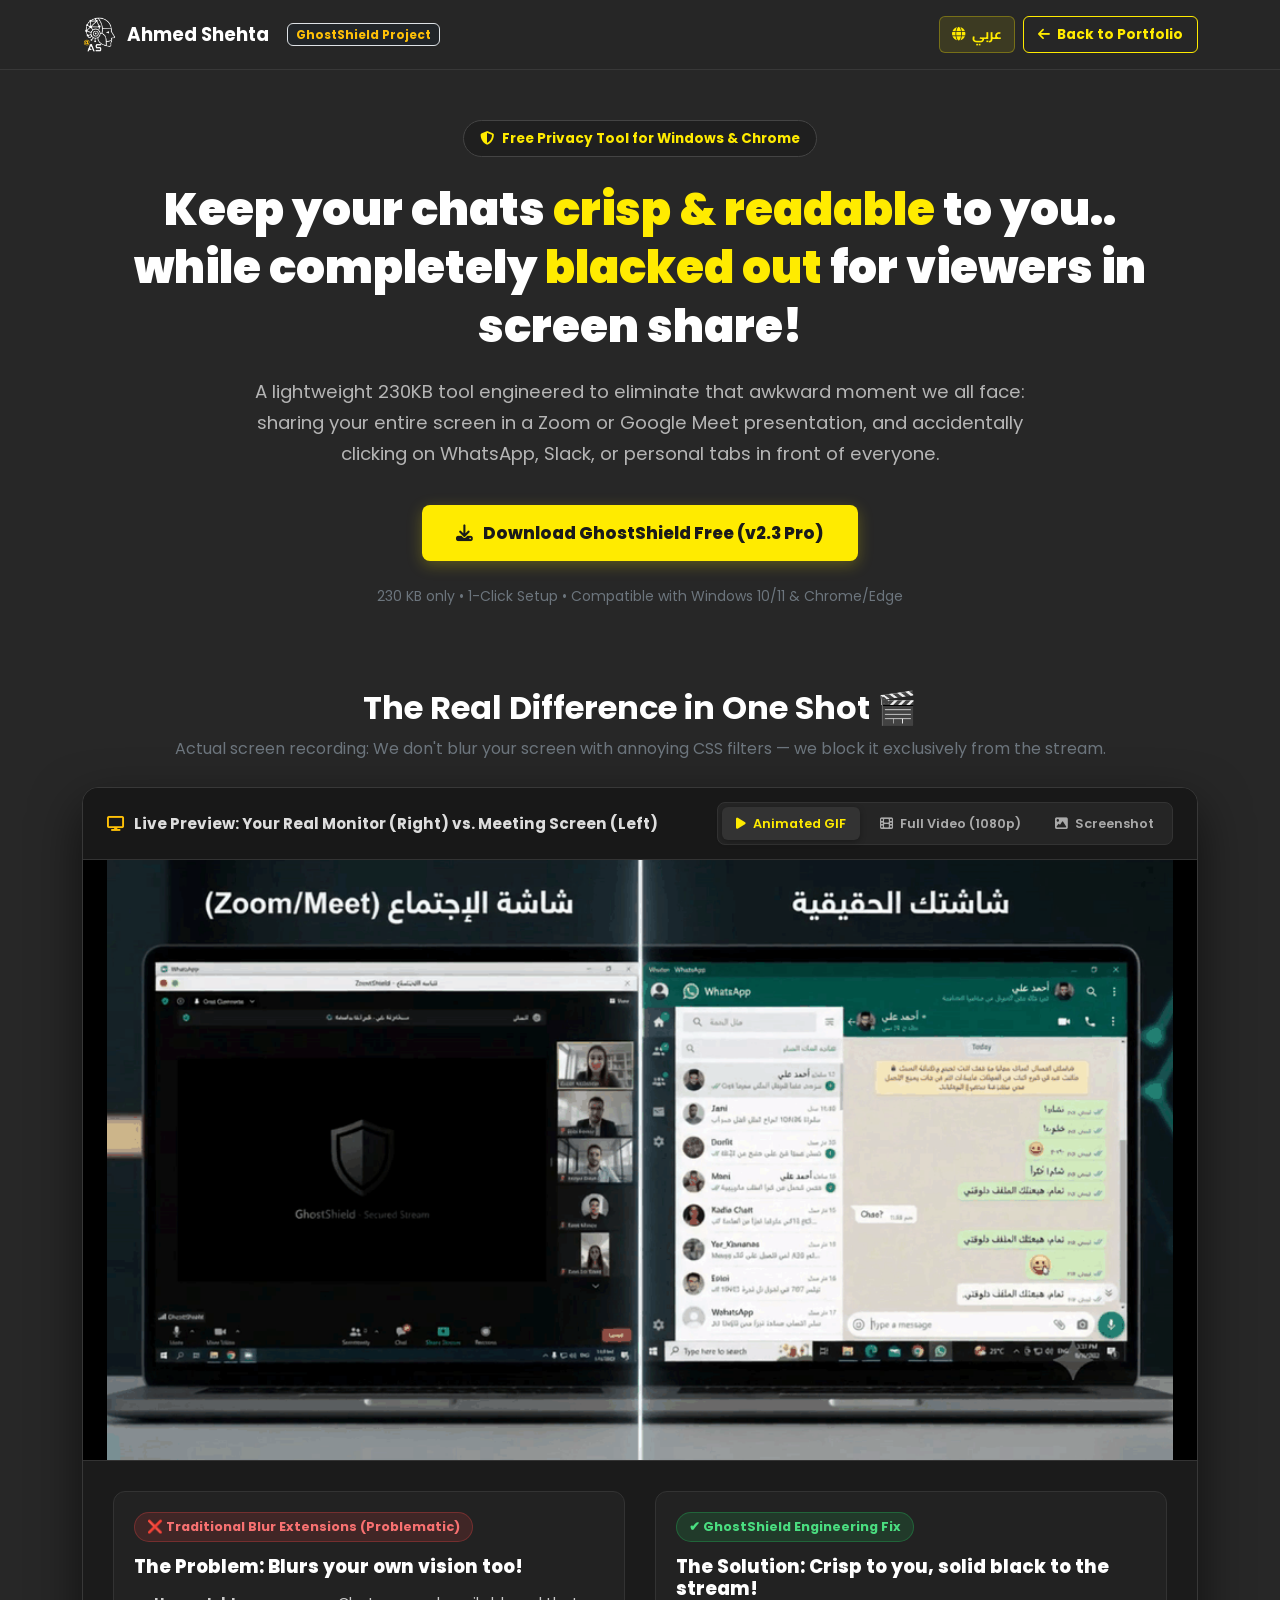
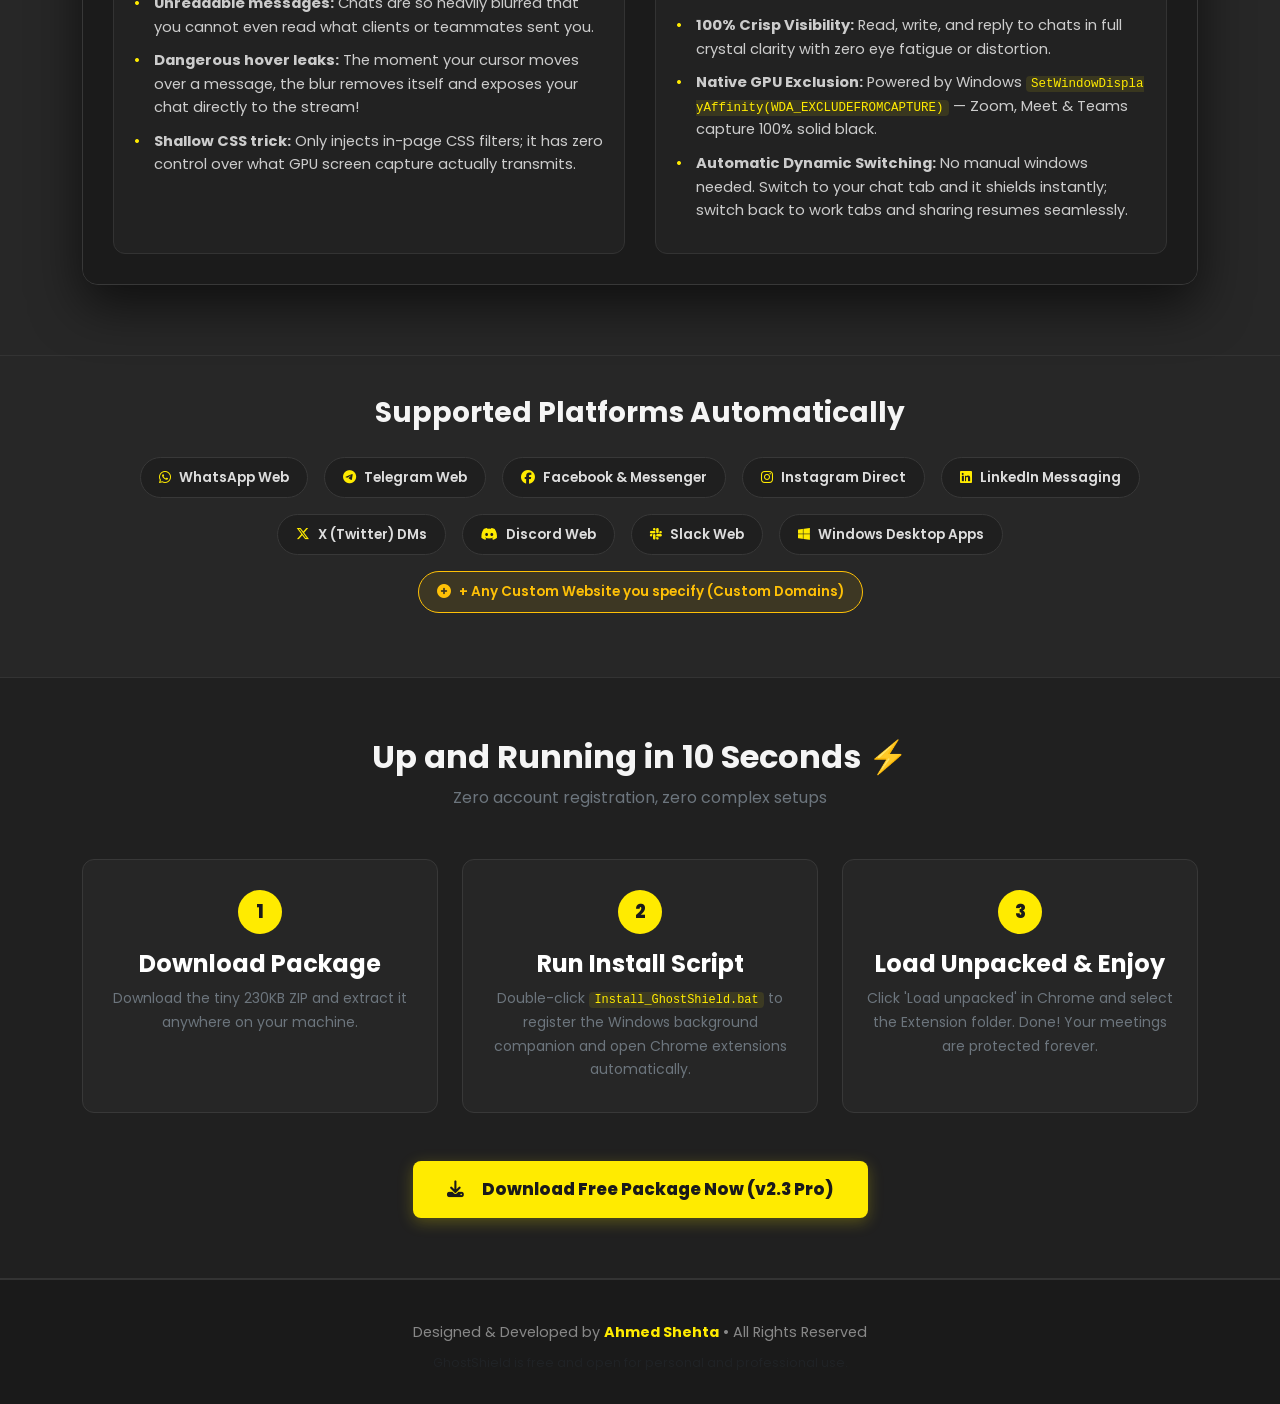
<file: ghostshield/index.html>
<!DOCTYPE html>
<html lang="en" dir="ltr">
<head>
  <meta charset="UTF-8">
  <meta name="viewport" content="width=device-width, initial-scale=1.0">
  <title>GhostShield — Hardware-Level Screen Share Privacy by Ahmed Shehta</title>
  <meta name="description" content="Smart privacy tool for Windows & Chrome. Keep your personal chats crisp and visible to you, while completely blacked out for viewers during Zoom, Google Meet & Teams screen sharing. Developed by Ahmed Shehta.">
  
  <!-- Fonts matching Ahmed Shehta Portfolio -->
  <link rel="preconnect" href="https://fonts.googleapis.com">
  <link rel="preconnect" href="https://fonts.gstatic.com" crossorigin>
  <link href="https://fonts.googleapis.com/css2?family=Cairo:wght@400;500;600;700;800;900&family=Poppins:wght@400;500;600;700;800;900&display=swap" rel="stylesheet">
  
  <!-- Bootstrap 5.3 -->
  <link id="bootstrapCss" rel="stylesheet" href="https://cdn.jsdelivr.net/npm/bootstrap@5.3.0/dist/css/bootstrap.min.css">
  <link rel="stylesheet" href="https://cdnjs.cloudflare.com/ajax/libs/font-awesome/6.4.0/css/all.min.css">

  <style>
    :root {
      --bs-body-bg: #272727;
      --bs-body-color: #f5f5f5;
      --bs-primary: #ffeb00;
      --bs-warning: #ffeb00;
      --card-bg: #1f1f1f;
      --card-border: #383838;
      --brand-yellow: #ffeb00;
    }

    body {
      font-family: 'Poppins', 'Cairo', sans-serif;
      background-color: var(--bs-body-bg);
      color: var(--bs-body-color);
      overflow-x: hidden;
      line-height: 1.7;
    }

    html[dir="rtl"] body {
      font-family: 'Cairo', 'Poppins', sans-serif;
    }

    /* Navbar matching ahmed-shehta.netlify.app */
    .navbar {
      background: rgba(39, 39, 39, 0.96) !important;
      backdrop-filter: blur(10px);
      border-bottom: 1px solid #383838;
      padding: 12px 0;
    }

    .navbar-brand {
      color: #fff !important;
      font-weight: 700;
      font-size: 1.15rem;
      display: flex;
      align-items: center;
      gap: 10px;
    }

    .navbar-brand img {
      width: 35px;
      height: 35px;
      object-fit: contain;
    }

    .btn-portfolio {
      background: transparent;
      color: var(--brand-yellow) !important;
      border: 1px solid var(--brand-yellow);
      font-size: 0.85rem;
      font-weight: 700;
      border-radius: 6px;
      padding: 6px 14px;
      transition: all 0.2s;
      text-decoration: none;
    }

    .btn-portfolio:hover {
      background: var(--brand-yellow);
      color: #1a1a1a !important;
    }

    .btn-lang-toggle {
      background: rgba(255, 235, 0, 0.1);
      color: var(--brand-yellow);
      border: 1px solid rgba(255, 235, 0, 0.3);
      font-size: 0.85rem;
      font-weight: 700;
      border-radius: 6px;
      padding: 6px 12px;
      cursor: pointer;
      display: inline-flex;
      align-items: center;
      gap: 6px;
      transition: all 0.2s;
    }

    .btn-lang-toggle:hover {
      background: var(--brand-yellow);
      color: #1a1a1a;
      border-color: var(--brand-yellow);
    }

    /* Hero Section */
    .hero-section {
      padding: 70px 0 50px;
    }

    .badge-pill {
      display: inline-flex;
      align-items: center;
      gap: 8px;
      background: #1f1f1f;
      border: 1px solid #444;
      color: var(--brand-yellow);
      font-size: 0.85rem;
      font-weight: 700;
      padding: 6px 16px;
      border-radius: 30px;
      margin-bottom: 24px;
    }

    .hero-title {
      font-size: 2.8rem;
      font-weight: 900;
      line-height: 1.3;
      margin-bottom: 20px;
      color: #fff;
    }

    .hero-title span {
      color: var(--brand-yellow);
    }

    .hero-lead {
      font-size: 1.15rem;
      color: #b5b5b5;
      max-width: 780px;
      margin: 0 auto 35px;
    }

    .btn-primary-download {
      background: var(--brand-yellow);
      color: #1a1a1a;
      font-weight: 800;
      font-size: 1.05rem;
      padding: 14px 34px;
      border-radius: 8px;
      text-decoration: none;
      display: inline-flex;
      align-items: center;
      gap: 10px;
      border: none;
      box-shadow: 0 4px 15px rgba(255, 235, 0, 0.25);
      transition: transform 0.2s, box-shadow 0.2s;
    }

    .btn-primary-download:hover {
      transform: translateY(-2px);
      box-shadow: 0 6px 22px rgba(255, 235, 0, 0.4);
      color: #000;
    }

    /* Real Visual Showcase Section */
    .showcase-section {
      padding: 30px 0 70px;
    }

    .showcase-card {
      background: var(--card-bg);
      border: 1px solid var(--card-border);
      border-radius: 16px;
      overflow: hidden;
      box-shadow: 0 20px 50px rgba(0, 0, 0, 0.6);
    }

    .showcase-header {
      background: #181818;
      padding: 14px 24px;
      border-bottom: 1px solid #333;
      display: flex;
      justify-content: space-between;
      align-items: center;
      flex-wrap: wrap;
      gap: 10px;
    }

    .showcase-header-title {
      display: flex;
      align-items: center;
      gap: 10px;
      font-weight: 700;
      font-size: 0.95rem;
      color: #ddd;
    }

    .view-toggle-btns {
      display: flex;
      gap: 6px;
      background: #252525;
      padding: 4px;
      border-radius: 8px;
      border: 1px solid #333;
    }

    .view-btn {
      background: transparent;
      border: none;
      color: #aaa;
      font-size: 0.8rem;
      font-weight: 600;
      padding: 6px 14px;
      border-radius: 6px;
      cursor: pointer;
      transition: all 0.2s;
    }

    .view-btn:hover {
      color: #fff;
    }

    .view-btn.active {
      background: #333;
      color: var(--brand-yellow);
      box-shadow: 0 2px 6px rgba(0, 0, 0, 0.3);
    }

    .media-container {
      background: #000;
      position: relative;
      min-height: 380px;
      display: flex;
      align-items: center;
      justify-content: center;
      border-bottom: 1px solid #333;
    }

    .media-container img,
    .media-container video {
      width: 100%;
      height: auto;
      max-height: 600px;
      object-fit: contain;
      display: block;
    }

    /* Comparison Details Grid */
    .comparison-grid {
      display: grid;
      grid-template-columns: 1fr 1fr;
      padding: 30px;
      gap: 30px;
      background: #1b1b1b;
    }

    .comp-col {
      padding: 20px;
      border-radius: 12px;
      background: #222;
      border: 1px solid #333;
    }

    .comp-badge-bad {
      display: inline-block;
      background: rgba(239, 68, 68, 0.15);
      color: #f87171;
      border: 1px solid rgba(239, 68, 68, 0.3);
      padding: 3px 12px;
      border-radius: 20px;
      font-size: 0.8rem;
      font-weight: 700;
      margin-bottom: 14px;
    }

    .comp-badge-good {
      display: inline-block;
      background: rgba(34, 197, 94, 0.15);
      color: #4ade80;
      border: 1px solid rgba(34, 197, 94, 0.3);
      padding: 3px 12px;
      border-radius: 20px;
      font-size: 0.8rem;
      font-weight: 700;
      margin-bottom: 14px;
    }

    .comp-col h4 {
      font-size: 1.15rem;
      font-weight: 800;
      margin-bottom: 14px;
    }

    .comp-col ul {
      list-style: none;
      padding: 0;
      margin: 0;
    }

    .comp-col li {
      font-size: 0.92rem;
      color: #ccc;
      margin-bottom: 10px;
      line-height: 1.6;
      position: relative;
    }

    html[dir="ltr"] .comp-col li {
      padding-left: 20px;
    }
    html[dir="ltr"] .comp-col li::before {
      content: "•";
      position: absolute;
      left: 0;
      color: var(--brand-yellow);
      font-weight: bold;
    }

    html[dir="rtl"] .comp-col li {
      padding-right: 20px;
    }
    html[dir="rtl"] .comp-col li::before {
      content: "•";
      position: absolute;
      right: 0;
      color: var(--brand-yellow);
      font-weight: bold;
    }

    /* Platforms section */
    .platforms-section {
      padding: 40px 0 60px;
      border-top: 1px solid #333;
    }

    .platform-pill {
      background: #1f1f1f;
      border: 1px solid #383838;
      border-radius: 30px;
      padding: 8px 18px;
      font-size: 0.85rem;
      color: #ddd;
      display: inline-flex;
      align-items: center;
      gap: 8px;
      margin: 4px;
      font-weight: 600;
    }

    .platform-pill i {
      color: var(--brand-yellow);
    }

    /* 3 Steps */
    .features-section {
      background: #202020;
      border-top: 1px solid #333;
      border-bottom: 1px solid #333;
      padding: 60px 0;
    }

    .step-card {
      background: #262626;
      border: 1px solid #383838;
      border-radius: 12px;
      padding: 30px 20px;
      height: 100%;
    }

    .step-number {
      width: 44px;
      height: 44px;
      background: var(--brand-yellow);
      color: #1a1a1a;
      border-radius: 50%;
      font-weight: 800;
      font-size: 1.15rem;
      display: flex;
      align-items: center;
      justify-content: center;
      margin: 0 auto 16px;
    }

    /* Footer */
    .footer {
      background: #1a1a1a;
      border-top: 1px solid #333;
      padding: 40px 0 30px;
      text-align: center;
      font-size: 0.9rem;
      color: #888;
    }

    .footer a {
      color: var(--brand-yellow);
      text-decoration: none;
      font-weight: 700;
    }

    code {
      word-break: break-all;
      overflow-wrap: break-word;
      background: rgba(255, 235, 0, 0.1);
      color: var(--brand-yellow);
      padding: 1px 5px;
      border-radius: 4px;
      font-size: 0.85em;
    }

    @media (max-width: 768px) {
      .hero-section { padding: 50px 0 35px; }
      .hero-title { font-size: 1.85rem; line-height: 1.3; }
      .hero-lead { font-size: 1rem; padding: 0 10px; }
      
      .btn-primary-download {
        width: 100%;
        max-width: 340px;
        justify-content: center;
        padding: 12px 20px;
        font-size: 0.95rem;
      }

      .showcase-header {
        padding: 12px 16px;
        flex-direction: column;
        align-items: stretch;
      }

      .showcase-header-title {
        justify-content: center;
        text-align: center;
        font-size: 0.85rem;
      }

      .view-toggle-btns {
        justify-content: center;
        width: 100%;
      }

      .view-btn {
        flex: 1;
        padding: 6px 8px;
        font-size: 0.75rem;
        text-align: center;
      }

      .comparison-grid {
        grid-template-columns: minmax(0, 1fr) !important;
        padding: 16px;
        gap: 16px;
      }

      .comp-col {
        width: 100% !important;
        max-width: 100% !important;
        box-sizing: border-box;
        padding: 16px;
        word-break: break-word;
        overflow-wrap: break-word;
      }

      .comp-col h4 {
        font-size: 1.05rem;
      }

      .comp-col li {
        font-size: 0.88rem;
        word-break: break-word;
        overflow-wrap: break-word;
      }

      .platform-pill {
        font-size: 0.8rem;
        padding: 6px 14px;
      }

      .navbar-brand span.badge {
        display: none !important;
      }
    }

    @media (max-width: 480px) {
      .hero-title { font-size: 1.65rem; }
      .showcase-section { padding: 15px 0 50px; }
    }
  </style>
</head>
<body>

  <!-- Navbar -->
  <nav class="navbar navbar-expand-lg fixed-top">
    <div class="container">
      <a class="navbar-brand" href="../">
        <img src="logo.png" alt="Ahmed Shehta Logo">
        <span>Ahmed Shehta</span>
        <span class="badge bg-dark border text-warning ms-2" style="font-size:0.75rem;">GhostShield Project</span>
      </a>

      <div class="ms-auto d-flex align-items-center gap-2">
        <button id="langToggleBtn" class="btn-lang-toggle" title="Switch Language / تغيير اللغة">
          <i class="fa-solid fa-globe"></i>
          <span id="langBtnText">عربي</span>
        </button>
        <a href="../" class="btn-portfolio" id="backToPortfolioBtn">
          <i class="fa-solid fa-arrow-left me-1"></i> <span data-i18n="backPortfolio">Back to Portfolio</span>
        </a>
      </div>
    </div>
  </nav>

  <!-- Hero Section -->
  <section class="hero-section text-center" style="margin-top: 50px;">
    <div class="container">
      <div class="badge-pill" data-i18n="badgePill">
        <i class="fa-solid fa-shield-halved"></i> Free Privacy Tool for Windows & Chrome
      </div>
      <h1 class="hero-title" data-i18n="heroTitle">
        Keep your chats <span>crisp & readable</span> to you..<br>
        while completely <span>blacked out</span> for viewers in screen share!
      </h1>
      <p class="hero-lead" data-i18n="heroLead">
        A lightweight 230KB tool engineered to eliminate that awkward moment we all face: sharing your entire screen in a Zoom or Google Meet presentation, and accidentally clicking on WhatsApp, Slack, or personal tabs in front of everyone.
      </p>

      <div class="d-flex justify-content-center gap-3 flex-wrap mb-4">
        <a href="GhostShield_v2.3_AhmedShehta.zip" download class="btn-primary-download" data-i18n="btnHeroDownload">
          <i class="fa-solid fa-download"></i> Download GhostShield Free (v2.3 Pro)
        </a>
      </div>
      <div class="text-secondary small" data-i18n="heroMeta">
        230 KB only • 1-Click Setup • Compatible with Windows 10/11 & Chrome/Edge
      </div>
    </div>
  </section>

  <!-- Real Visual Comparison Section -->
  <section class="showcase-section">
    <div class="container">
      <div class="text-center mb-4">
        <h2 class="fw-bold text-white" data-i18n="showcaseTitle">The Real Difference in One Shot 🎬</h2>
        <p class="text-secondary" data-i18n="showcaseSubtitle">Actual screen recording: We don't blur your screen with annoying CSS filters — we block it exclusively from the stream.</p>
      </div>

      <div class="showcase-card">
        <div class="showcase-header">
          <div class="showcase-header-title" data-i18n="showcaseHeaderTitle">
            <i class="fa-solid fa-display text-warning"></i>
            <span>Live Preview: Your Real Monitor (Right) vs. Meeting Screen (Left)</span>
          </div>
          <div class="view-toggle-btns">
            <button id="btn-show-gif" class="view-btn active" data-i18n="btnShowGif">
              <i class="fa-solid fa-play me-1"></i> Animated GIF
            </button>
            <button id="btn-show-video" class="view-btn" data-i18n="btnShowVideo">
              <i class="fa-solid fa-film me-1"></i> Full Video (1080p)
            </button>
            <button id="btn-show-photo" class="view-btn" data-i18n="btnShowPhoto">
              <i class="fa-solid fa-image me-1"></i> Screenshot
            </button>
          </div>
        </div>

        <!-- Media Display Container -->
        <div class="media-container" id="media-viewport">
          <!-- GIF Mode (Default) -->
          <img id="demo-gif" src="ghostshield_demo.gif" alt="GhostShield Live Comparison GIF" class="img-fluid">

          <!-- Video Mode (Hidden initially) -->
          <video id="demo-video" controls loop style="display:none;" poster="real_comparison.jpg">
            <source src="ghostshield_video.mp4" type="video/mp4">
            Your browser does not support playing video.
          </video>

          <!-- Photo Mode (Hidden initially) -->
          <img id="demo-photo" src="real_comparison.jpg" alt="GhostShield Real Screenshot" style="display:none;" class="img-fluid">
        </div>

        <!-- Comparative Breakdown -->
        <div class="comparison-grid">
          <!-- Col 1: Old blur -->
          <div class="comp-col">
            <span class="comp-badge-bad" data-i18n="compBadBadge">❌ Traditional Blur Extensions (Problematic)</span>
            <h4 class="text-white" data-i18n="compBadTitle">The Problem: Blurs your own vision too!</h4>
            <ul data-i18n="compBadList">
              <li><strong>Unreadable messages:</strong> Chats are so heavily blurred that you cannot even read what clients or teammates sent you.</li>
              <li><strong>Dangerous hover leaks:</strong> The moment your cursor moves over a message, the blur removes itself and exposes your chat directly to the stream!</li>
              <li><strong>Shallow CSS trick:</strong> Only injects in-page CSS filters; it has zero control over what GPU screen capture actually transmits.</li>
            </ul>
          </div>

          <!-- Col 2: GhostShield -->
          <div class="comp-col">
            <span class="comp-badge-good" data-i18n="compGoodBadge">✔ GhostShield Engineering Fix</span>
            <h4 class="text-white" data-i18n="compGoodTitle">The Solution: Crisp to you, solid black to the stream!</h4>
            <ul data-i18n="compGoodList">
              <li><strong>100% Crisp Visibility:</strong> Read, write, and reply to chats in full crystal clarity with zero eye fatigue or distortion.</li>
              <li><strong>Native GPU Exclusion:</strong> Powered by Windows <code>SetWindowDisplayAffinity(WDA_EXCLUDEFROMCAPTURE)</code> — Zoom, Meet & Teams capture 100% solid black.</li>
              <li><strong>Automatic Dynamic Switching:</strong> No manual windows needed. Switch to your chat tab and it shields instantly; switch back to work tabs and sharing resumes seamlessly.</li>
            </ul>
          </div>
        </div>
      </div>
    </div>
  </section>

  <!-- Platforms Supported -->
  <section class="platforms-section text-center">
    <div class="container">
      <h3 class="fw-bold mb-4" data-i18n="platformsTitle">Supported Platforms Automatically</h3>
      <div class="d-flex justify-content-center flex-wrap gap-2">
        <div class="platform-pill"><i class="fa-brands fa-whatsapp"></i> WhatsApp Web</div>
        <div class="platform-pill"><i class="fa-brands fa-telegram"></i> Telegram Web</div>
        <div class="platform-pill"><i class="fa-brands fa-facebook"></i> Facebook & Messenger</div>
        <div class="platform-pill"><i class="fa-brands fa-instagram"></i> Instagram Direct</div>
        <div class="platform-pill"><i class="fa-brands fa-linkedin"></i> LinkedIn Messaging</div>
        <div class="platform-pill"><i class="fa-brands fa-x-twitter"></i> X (Twitter) DMs</div>
        <div class="platform-pill"><i class="fa-brands fa-discord"></i> Discord Web</div>
        <div class="platform-pill"><i class="fa-brands fa-slack"></i> Slack Web</div>
        <div class="platform-pill" data-i18n="pillDesktop"><i class="fa-brands fa-windows"></i> Windows Desktop Apps</div>
        <div class="platform-pill" style="border-color: #ffc107; color: #ffc107; background: rgba(255, 193, 7, 0.1);" data-i18n="pillCustom">
          <i class="fa-solid fa-plus-circle text-warning"></i> + Any Custom Website you specify (Custom Domains)
        </div>
      </div>
    </div>
  </section>

  <!-- How It Works in 3 Steps -->
  <section class="features-section">
    <div class="container">
      <div class="text-center mb-5">
        <h2 class="fw-bold" data-i18n="stepsTitle">Up and Running in 10 Seconds ⚡</h2>
        <p class="text-secondary" data-i18n="stepsSubtitle">Zero account registration, zero complex setups</p>
      </div>

      <div class="row g-4 text-center">
        <div class="col-md-4">
          <div class="step-card">
            <div class="step-number">1</div>
            <h4 class="fw-bold text-white mb-2" data-i18n="step1Title">Download Package</h4>
            <p class="text-secondary small mb-0" data-i18n="step1Desc">Download the tiny 230KB ZIP and extract it anywhere on your machine.</p>
          </div>
        </div>
        <div class="col-md-4">
          <div class="step-card">
            <div class="step-number">2</div>
            <h4 class="fw-bold text-white mb-2" data-i18n="step2Title">Run Install Script</h4>
            <p class="text-secondary small mb-0" data-i18n="step2Desc">Double-click <code>Install_GhostShield.bat</code> to register the Windows background companion and open Chrome extensions automatically.</p>
          </div>
        </div>
        <div class="col-md-4">
          <div class="step-card">
            <div class="step-number">3</div>
            <h4 class="fw-bold text-white mb-2" data-i18n="step3Title">Load Unpacked & Enjoy</h4>
            <p class="text-secondary small mb-0" data-i18n="step3Desc">Click 'Load unpacked' in Chrome and select the Extension folder. Done! Your meetings are protected forever.</p>
          </div>
        </div>
      </div>

      <div class="text-center mt-5">
        <a href="GhostShield_v2.3_AhmedShehta.zip" download class="btn-primary-download" data-i18n="btnBottomDownload">
          <i class="fa-solid fa-download me-2"></i> Download Free Package Now (v2.3 Pro)
        </a>
      </div>
    </div>
  </section>

  <!-- Footer -->
  <footer class="footer">
    <div class="container">
      <p class="mb-2" data-i18n="footerText">
        Designed & Developed by <a href="../">Ahmed Shehta</a> • All Rights Reserved
      </p>
      <p class="small text-muted mb-0">GhostShield is free and open for personal and professional use.</p>
    </div>
  </footer>

  <!-- Scripts -->
  <script>
    // Translations Dictionary
    const I18N = {
      en: {
        pageTitle: "GhostShield — Hardware-Level Screen Share Privacy by Ahmed Shehta",
        langBtn: "عربي",
        backPortfolio: "Back to Portfolio",
        badgePill: '<i class="fa-solid fa-shield-halved"></i> Free Privacy Tool for Windows & Chrome',
        heroTitle: 'Keep your chats <span>crisp & readable</span> to you..<br>while completely <span>blacked out</span> for viewers in screen share!',
        heroLead: 'A lightweight 230KB tool engineered to eliminate that awkward moment we all face: sharing your entire screen in a Zoom or Google Meet presentation, and accidentally clicking on WhatsApp, Slack, or personal tabs in front of everyone.',
        btnHeroDownload: '<i class="fa-solid fa-download"></i> Download GhostShield Free (v2.3 Pro)',
        heroMeta: '230 KB only • 1-Click Setup • Compatible with Windows 10/11 & Chrome/Edge',
        showcaseTitle: 'The Real Difference in One Shot 🎬',
        showcaseSubtitle: "Actual screen recording: We don't blur your screen with annoying CSS filters — we block it exclusively from the stream.",
        showcaseHeaderTitle: '<i class="fa-solid fa-display text-warning"></i> <span>Live Preview: Your Real Monitor (Right) vs. Meeting Screen (Left)</span>',
        btnShowGif: '<i class="fa-solid fa-play me-1"></i> Animated GIF',
        btnShowVideo: '<i class="fa-solid fa-film me-1"></i> Full Video (1080p)',
        btnShowPhoto: '<i class="fa-solid fa-image me-1"></i> Screenshot',
        compBadBadge: '❌ Traditional Blur Extensions (Problematic)',
        compBadTitle: 'The Problem: Blurs your own vision too!',
        compBadList: '<li><strong>Unreadable messages:</strong> Chats are so heavily blurred that you cannot even read what clients or teammates sent you.</li><li><strong>Dangerous hover leaks:</strong> The moment your cursor moves over a message, the blur removes itself and exposes your chat directly to the stream!</li><li><strong>Shallow CSS trick:</strong> Only injects in-page CSS filters; it has zero control over what GPU screen capture actually transmits.</li>',
        compGoodBadge: '✔ GhostShield Engineering Fix',
        compGoodTitle: 'The Solution: Crisp to you, solid black to the stream!',
        compGoodList: '<li><strong>100% Crisp Visibility:</strong> Read, write, and reply to chats in full crystal clarity with zero eye fatigue or distortion.</li><li><strong>Native GPU Exclusion:</strong> Powered by Windows <code>SetWindowDisplayAffinity(WDA_EXCLUDEFROMCAPTURE)</code> — Zoom, Meet & Teams capture 100% solid black.</li><li><strong>Automatic Dynamic Switching:</strong> No manual windows needed. Switch to your chat tab and it shields instantly; switch back to work tabs and sharing resumes seamlessly.</li>',
        platformsTitle: 'Supported Platforms Automatically',
        pillDesktop: '<i class="fa-brands fa-windows"></i> Windows Desktop Apps',
        pillCustom: '<i class="fa-solid fa-plus-circle text-warning"></i> + Any Custom Website you specify (Custom Domains)',
        stepsTitle: 'Up and Running in 10 Seconds ⚡',
        stepsSubtitle: 'Zero account registration, zero complex setups',
        step1Title: 'Download Package',
        step1Desc: 'Download the tiny 230KB ZIP and extract it anywhere on your machine.',
        step2Title: 'Run Install Script',
        step2Desc: 'Double-click <code>Install_GhostShield.bat</code> to register the Windows background companion and open Chrome extensions automatically.',
        step3Title: 'Load Unpacked & Enjoy',
        step3Desc: "Click 'Load unpacked' in Chrome and select the Extension folder. Done! Your meetings are protected forever.",
        btnBottomDownload: '<i class="fa-solid fa-download me-2"></i> Download Free Package Now (v2.3 Pro)',
        footerText: 'Designed & Developed by <a href="../">Ahmed Shehta</a> • All Rights Reserved'
      },
      ar: {
        pageTitle: "GhostShield — حماية خصوصية الشاشة بمستوى الهاردوير بواسطة Ahmed Shehta",
        langBtn: "English",
        backPortfolio: "العودة لموقعي الشخصي",
        badgePill: '<i class="fa-solid fa-shield-halved"></i> أداة حماية مجانية للويندوز والمتصفح',
        heroTitle: 'شاتك ظاهر قدامك <span>عادي جداً</span>..<br>ومحجوب تماماً بشاشة سوداء عن أي حد في الشير!',
        heroLead: 'أداة خفيفة (230KB) صممتها عشان تحل الموقف المحرج اللي بيحصل معانا كلنا: وأنت في ميتنج شغل أو بتسجل شاشتك على Zoom أو Google Meet، تفتح الواتساب أو سلاك أو تاب خاصة بالغلط قدام الناس.',
        btnHeroDownload: '<i class="fa-solid fa-download"></i> تحميل الأداة مجاناً (v2.3 Pro)',
        heroMeta: 'حجم الملف: 230 كيلوبايت فقط • تثبيت بضغطة زر • متوافق مع Windows 10/11 و Chrome/Edge',
        showcaseTitle: 'الفرق الحقيقي في لقطة واحدة 🎬',
        showcaseSubtitle: 'مقارنة حية من شاشة الاستخدام: إزاي مش بنستخدم Blur يعمي عينك، وبنحجب عن الميتنج فقط بدون أي تشويش.',
        showcaseHeaderTitle: '<i class="fa-solid fa-display text-warning"></i> <span>المعاينة الحية: شاشتك الحقيقية (يمين) مقابل شاشة الميتنج (يسار)</span>',
        btnShowGif: '<i class="fa-solid fa-play me-1"></i> صورة متحركة (GIF)',
        btnShowVideo: '<i class="fa-solid fa-film me-1"></i> الفيديو الكامل (1080p)',
        btnShowPhoto: '<i class="fa-solid fa-image me-1"></i> صورة ثابتة',
        compBadBadge: '❌ إضافات التمويه التقليدية (Blur)',
        compBadTitle: 'المشكلة: بتعمي عينك أنت كمان!',
        compBadList: '<li><strong>صعوبة في القراءة:</strong> المحادثات بتكون مغبشة لدرجة إنك أنت شخصياً مش عارف تقرأ الرسايل اللي مبعوتالك.</li><li><strong>مخاطرة بالماوس:</strong> أول ما تعدي بالماوس فوق أي رسالة بالخطأ، بتفك التمويه وتظهر فوراً للمشاهدين في الشير!</li><li><strong>حل سطحي:</strong> بيعتمد على CSS داخل الصفحة مش بيتحكم في اللي كارت الشاشة بيصوره فعلياً.</li>',
        compGoodBadge: '✔ حل GhostShield الذكي',
        compGoodTitle: 'الحل: أنت شايف كل حاجة، والناس شايفة شاشة سوداء!',
        compGoodList: '<li><strong>رؤية طبيعية 100%:</strong> بتقرأ وتكتب وترد على رسايلك بكامل وضوحها بدون أي تشويش أو إرهاق لعينك.</li><li><strong>حجب فعلي لكارت الشاشة:</strong> بيستخدم تقنية ويندوز الرسمية <code>SetWindowDisplayAffinity(WDA_EXCLUDEFROMCAPTURE)</code>، فالزوم والميت بيشوفوا شاشة سوداء تماماً.</li><li><strong>تبديل تلقائي وسلس:</strong> مش محتاج تفتح صفحات مستقلة، بمجرد ما تفتح تاب الشات بيحجبها، وترجع لتاب الشغل بيظهر الشير فوراً.</li>',
        platformsTitle: 'المنصات المدعومة تلقائياً',
        pillDesktop: '<i class="fa-brands fa-windows"></i> برامج الويندوز الديسكتوب',
        pillCustom: '<i class="fa-solid fa-plus-circle text-warning"></i> + أي موقع مخصص تحدده بنفسك (Custom Domains)',
        stepsTitle: 'طريقة التشغيل في 10 ثوانٍ ⚡',
        stepsSubtitle: 'بدون أي خطوات تسجيل أو تعقيدات تقنية',
        step1Title: 'حمّل الملف المضغوط',
        step1Desc: 'حمّل حزمة التثبيت (230 كيلوبايت فقط) وفك الضغط عنها في أي مكان على جهازك.',
        step2Title: 'اضغط على Install',
        step2Desc: 'اضغط دبل كليك على <code>Install_GhostShield.bat</code> ليقوم بربط الأداة بالمتصفح وفتح صفحة الإضافات تلقائياً.',
        step3Title: 'فعّل الإضافة واستمتع',
        step3Desc: 'اضغط Load Unpacked في كروم واختر مجلد Extension. مبروك، شاشتك أصبحت محمية دائماً في كل اجتماعاتك!',
        btnBottomDownload: '<i class="fa-solid fa-download me-2"></i> تحميل الحزمة المجانية الآن (v2.3 Pro)',
        footerText: 'تم التصميم والتطوير بواسطة <a href="../">Ahmed Shehta</a> • جميع الحقوق محفوظة'
      }
    };

    let currentLang = localStorage.getItem('ghostshield_lang') || 'en';

    function setLanguage(lang) {
      currentLang = lang;
      localStorage.setItem('ghostshield_lang', lang);

      const t = I18N[lang];
      document.title = t.pageTitle;
      document.documentElement.lang = lang;
      document.documentElement.dir = (lang === 'ar') ? 'rtl' : 'ltr';

      const bootstrapLink = document.getElementById('bootstrapCss');
      if (lang === 'ar') {
        bootstrapLink.href = 'https://cdn.jsdelivr.net/npm/bootstrap@5.3.0/dist/css/bootstrap.rtl.min.css';
      } else {
        bootstrapLink.href = 'https://cdn.jsdelivr.net/npm/bootstrap@5.3.0/dist/css/bootstrap.min.css';
      }

      document.getElementById('langBtnText').textContent = t.langBtn;

      // Update back button icon orientation
      const backBtn = document.getElementById('backToPortfolioBtn');
      if (lang === 'ar') {
        backBtn.innerHTML = '<i class="fa-solid fa-arrow-right ms-1"></i> ' + t.backPortfolio;
      } else {
        backBtn.innerHTML = '<i class="fa-solid fa-arrow-left me-1"></i> ' + t.backPortfolio;
      }

      // Apply i18n
      document.querySelectorAll('[data-i18n]').forEach(el => {
        const key = el.getAttribute('data-i18n');
        if (t[key]) {
          el.innerHTML = t[key];
        }
      });
    }

    document.getElementById('langToggleBtn').addEventListener('click', () => {
      setLanguage(currentLang === 'en' ? 'ar' : 'en');
    });

    // Initialize default language (English)
    setLanguage(currentLang);

    // Media Switcher logic (GIF / Video / Photo)
    const btnGif = document.getElementById('btn-show-gif');
    const btnVideo = document.getElementById('btn-show-video');
    const btnPhoto = document.getElementById('btn-show-photo');
    const demoGif = document.getElementById('demo-gif');
    const demoVideo = document.getElementById('demo-video');
    const demoPhoto = document.getElementById('demo-photo');

    function hideAllMedia() {
      demoGif.style.display = 'none';
      demoVideo.style.display = 'none';
      demoPhoto.style.display = 'none';
      demoVideo.pause();
      btnGif.classList.remove('active');
      btnVideo.classList.remove('active');
      btnPhoto.classList.remove('active');
    }

    btnGif.addEventListener('click', () => {
      hideAllMedia();
      demoGif.style.display = 'block';
      btnGif.classList.add('active');
    });

    btnVideo.addEventListener('click', () => {
      hideAllMedia();
      demoVideo.style.display = 'block';
      demoVideo.play().catch(() => {});
      btnVideo.classList.add('active');
    });

    btnPhoto.addEventListener('click', () => {
      hideAllMedia();
      demoPhoto.style.display = 'block';
      btnPhoto.classList.add('active');
    });
  </script>
</body>
</html>
</file>
